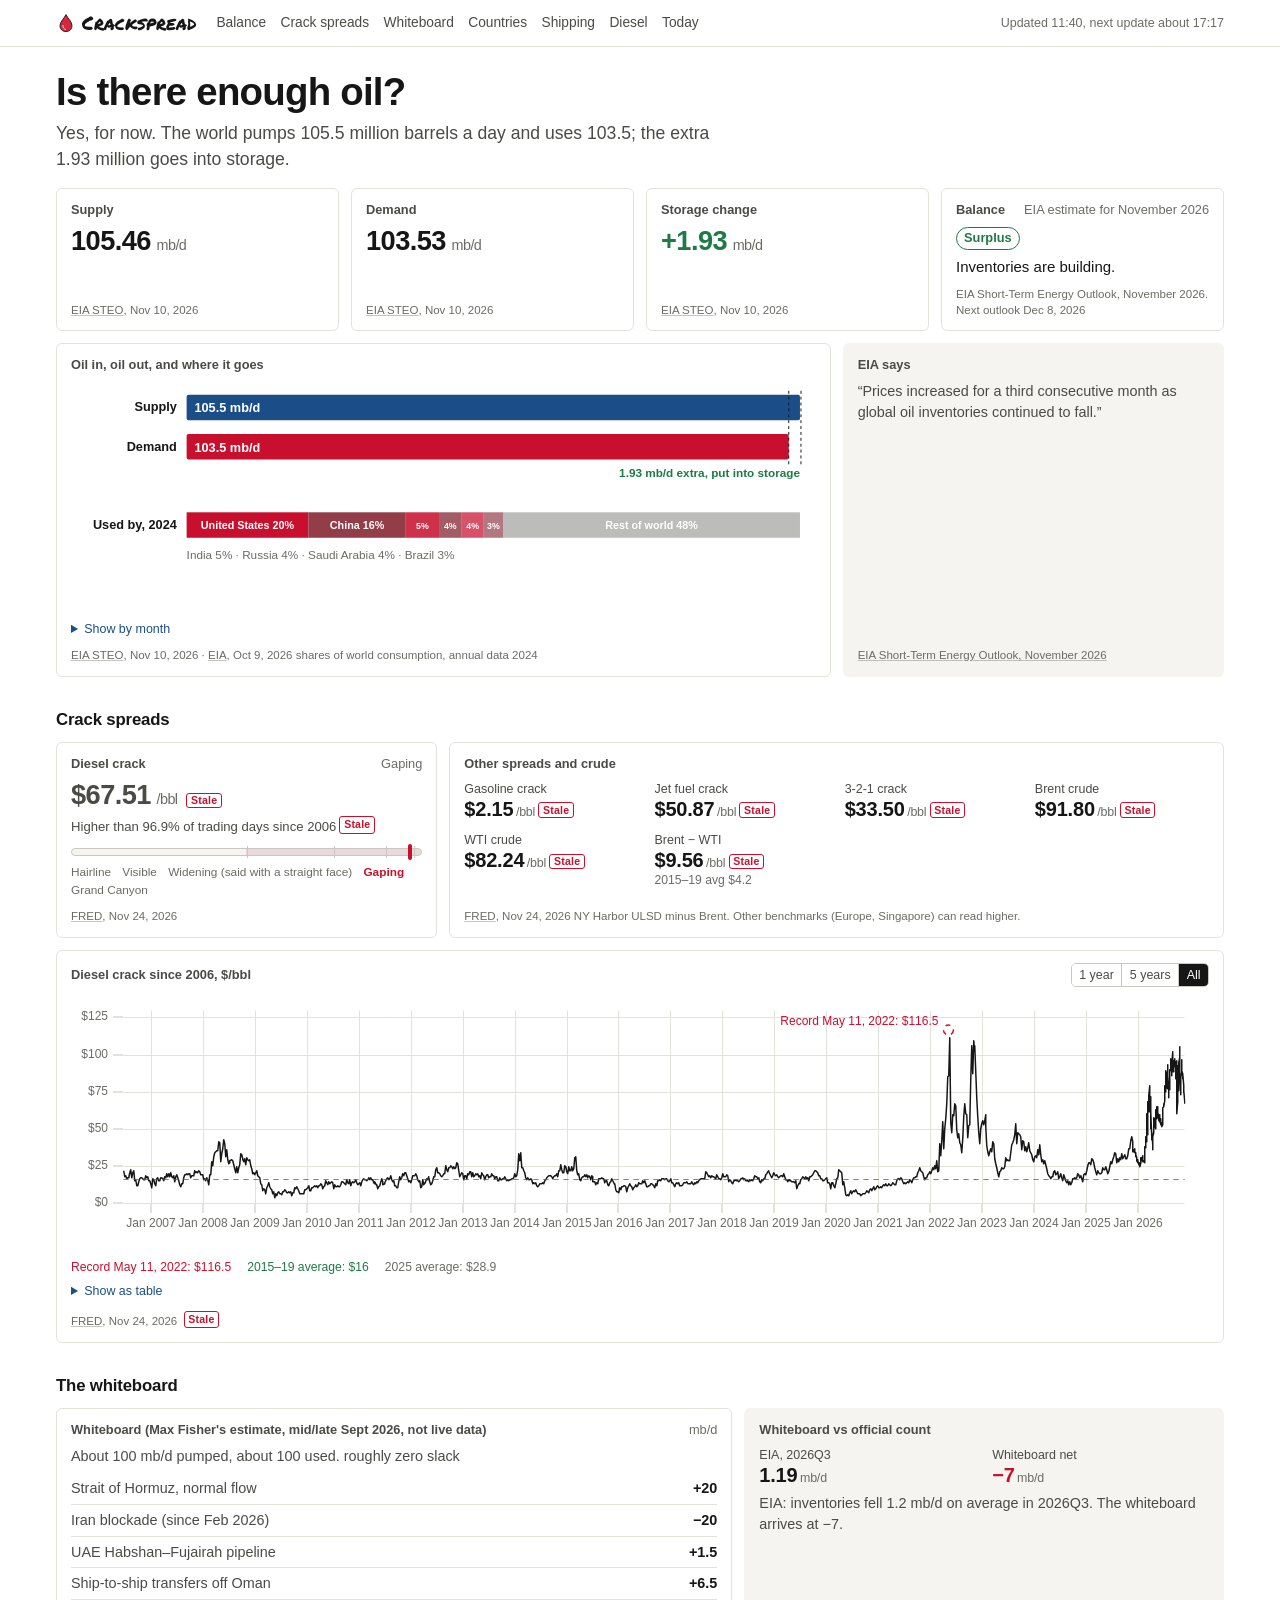
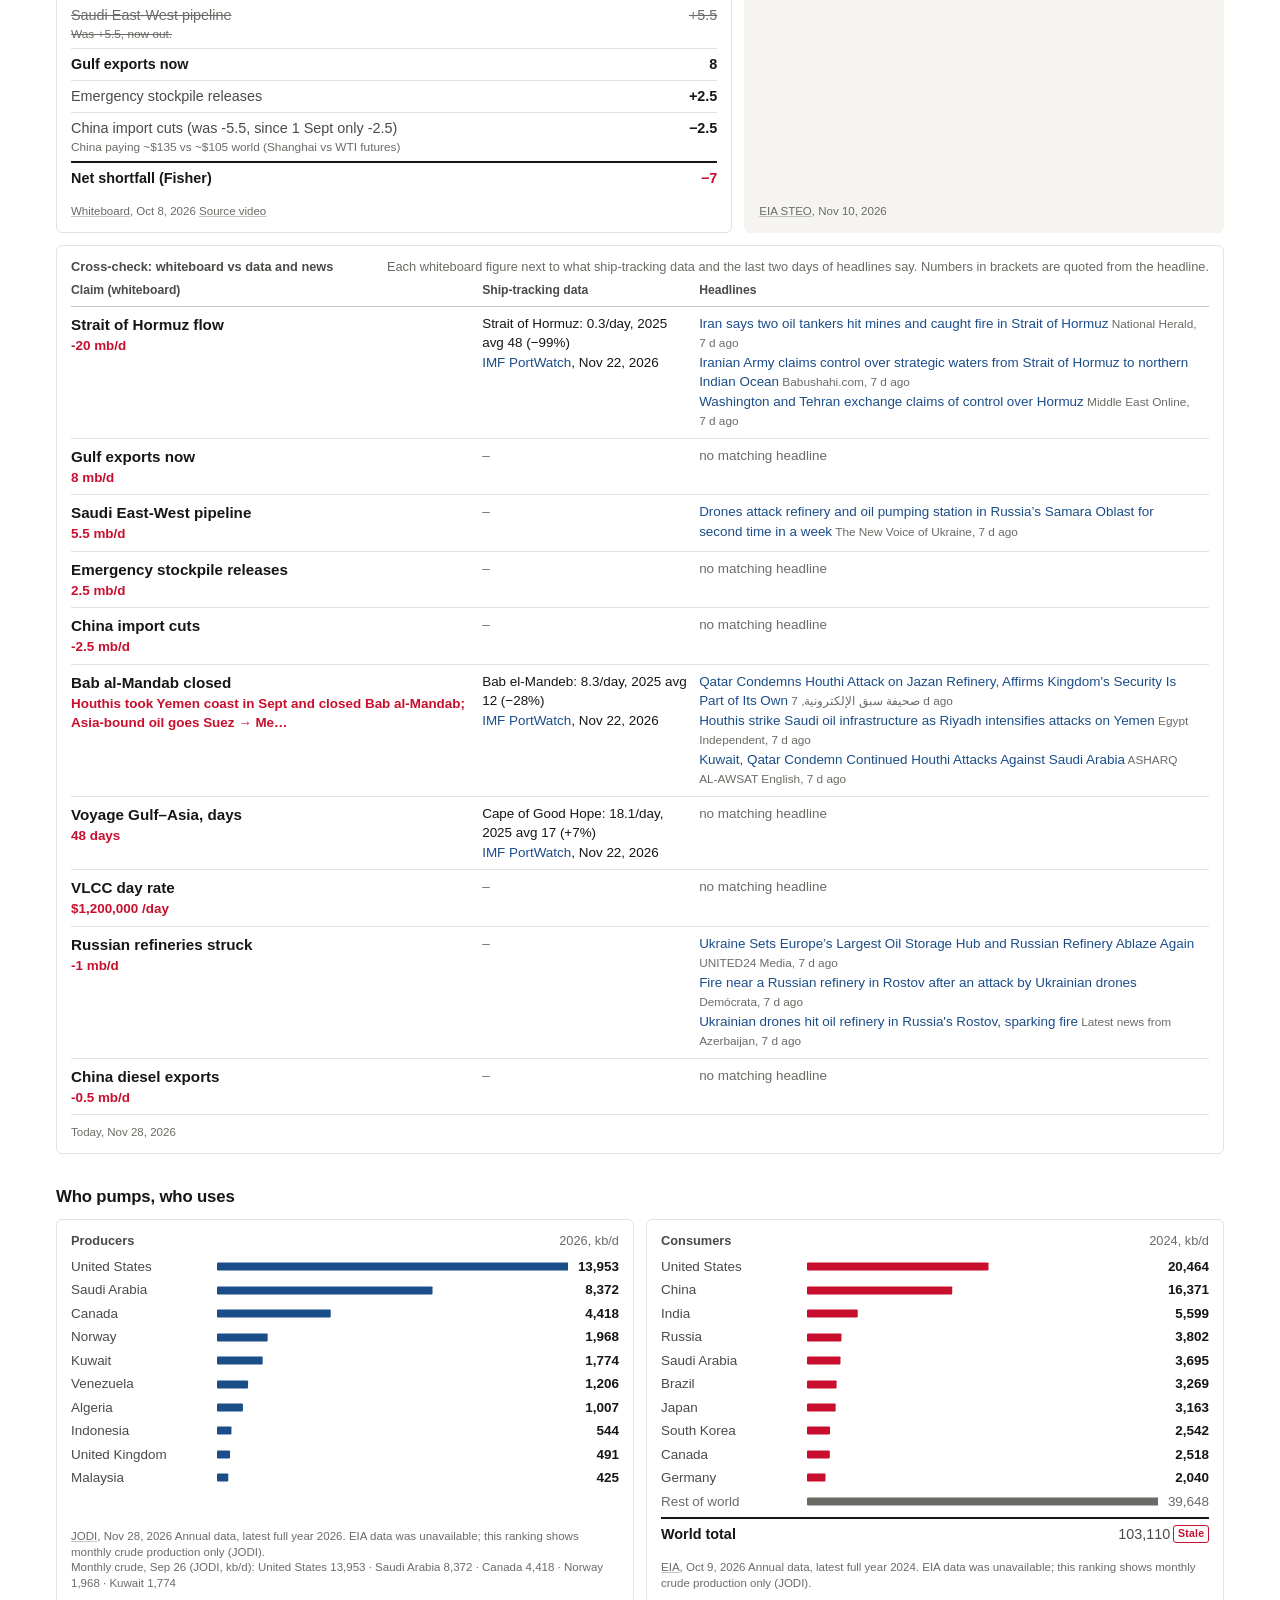
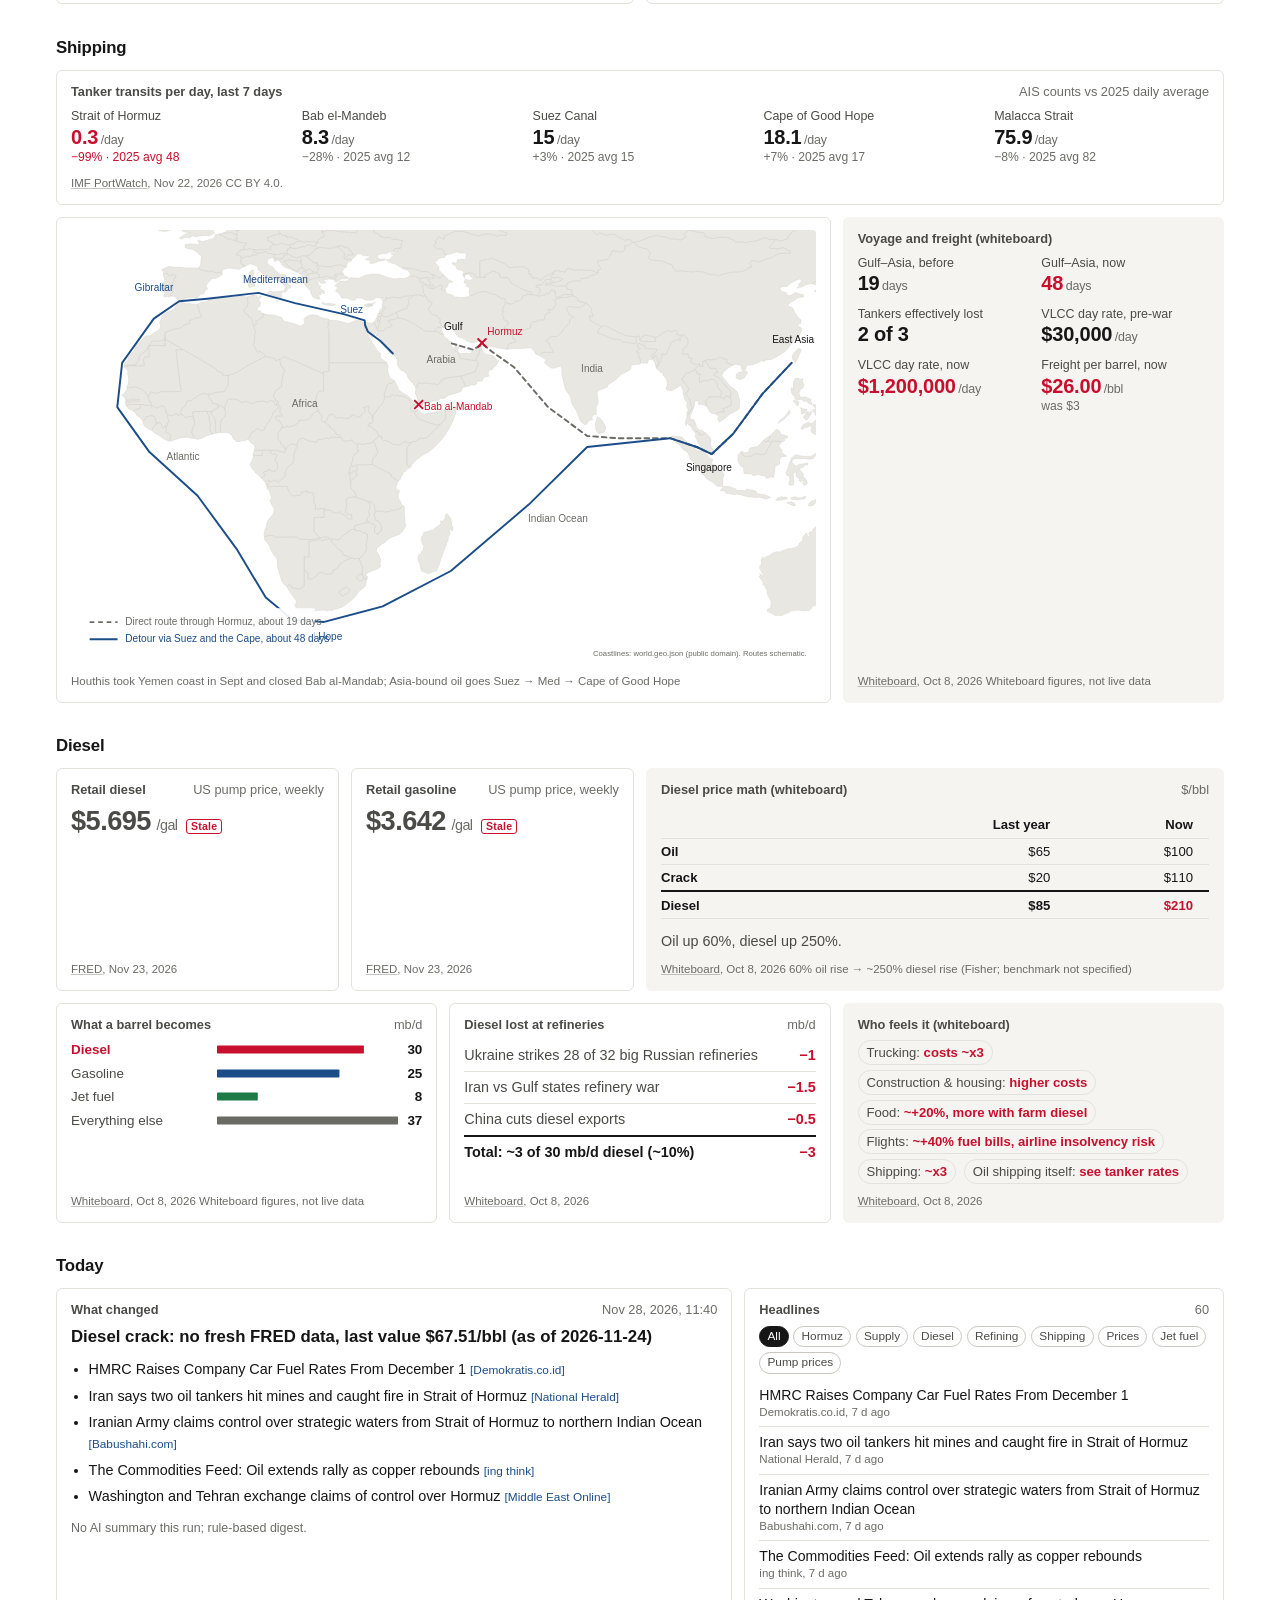
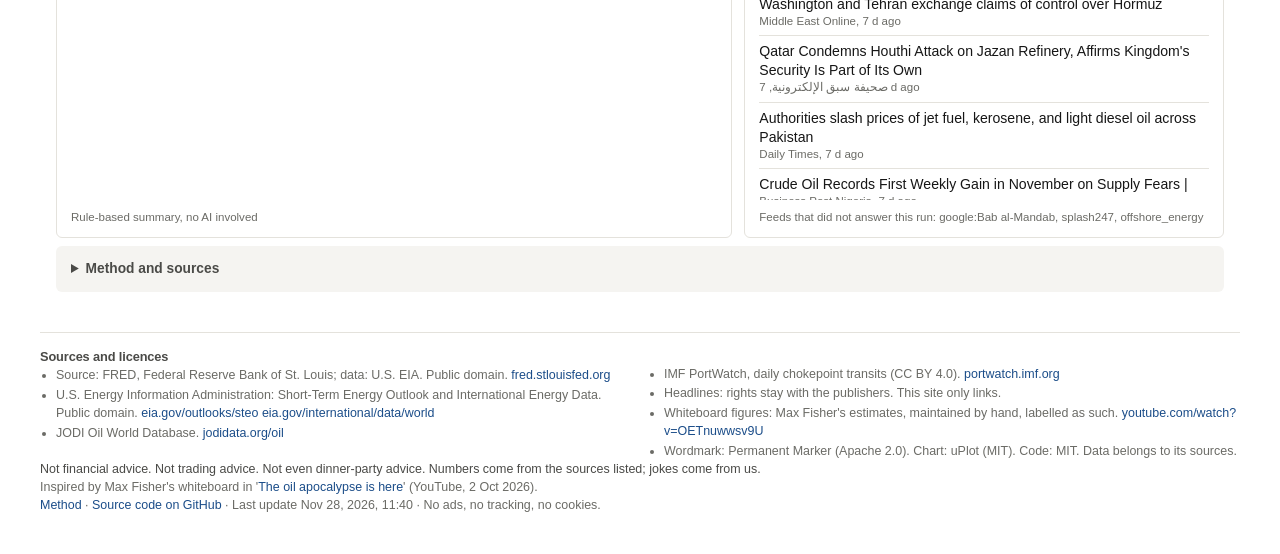
<file: site/index.html>
<!doctype html>
<html lang="en">
<head>
  <meta charset="utf-8">
  <meta name="viewport" content="width=device-width, initial-scale=1">
  <title>Crackspread</title>
  <meta name="description" content="Is there enough oil? World supply and demand, refinery margins, tanker traffic and what they do to diesel, food and flights. Public data, updated three times a day.">
  <meta name="theme-color" content="#ffffff">
  <meta name="robots" content="index, follow">
  <link rel="canonical" href="https://fixoa.github.io/crackspread/">
  <meta property="og:type" content="website">
  <meta property="og:site_name" content="Crackspread">
  <meta property="og:title" content="Crackspread">
  <meta property="og:description" content="Is there enough oil? World supply and demand, refinery margins, tanker traffic and what they do to diesel, food and flights. Public data, updated three times a day.">
  <meta property="og:url" content="https://fixoa.github.io/crackspread/">
  <meta property="og:image" content="https://fixoa.github.io/crackspread/img/og.png">
  <meta property="og:image:width" content="1200">
  <meta property="og:image:height" content="630">
  <meta name="twitter:card" content="summary_large_image">
  <meta name="twitter:title" content="Crackspread">
  <meta name="twitter:description" content="Is there enough oil? World supply and demand, refinery margins, tanker traffic and what they do to diesel, food and flights. Public data, updated three times a day.">
  <meta name="twitter:image" content="https://fixoa.github.io/crackspread/img/og.png">
  <link rel="icon" href="./favicon.svg" type="image/svg+xml">
  <link rel="stylesheet" href="./js/vendor/uPlot.min.css">
  <link rel="stylesheet" href="./css/style.css">
  <script src="./js/vendor/uPlot.iife.min.js" defer></script>
  <script type="module" src="./js/app.js"></script>
</head>
<body>
  <a class="skip" href="#main" id="skip-link"></a>

  <header class="masthead">
    <div class="wrap bar">
      <a class="brand" href="./"><img src="./favicon.svg" alt="" width="20" height="20"><span id="brand-name"></span></a>
      <nav id="toc" class="toc" aria-label="Sections"></nav>
      <p class="updated" id="masthead-updated"></p>
      <nav id="lang-nav" class="lang" hidden></nav>
    </div>
  </header>

  <main id="main" class="wrap">
    <section id="hero" class="section hero" aria-labelledby="hero-title">
      <h1 id="hero-title"></h1>
      <p class="lede" id="hero-lede"></p>
      <div class="grid" id="hero-body"></div>
    </section>

    <section id="crack" class="section" aria-labelledby="crack-title">
      <h2 id="crack-title"></h2>
      <div class="grid" id="crack-body"></div>
    </section>

    <section id="whiteboard" class="section" aria-labelledby="whiteboard-title">
      <h2 id="whiteboard-title"></h2>
      <div class="grid" id="whiteboard-body"></div>
    </section>

    <section id="countries" class="section" aria-labelledby="countries-title">
      <h2 id="countries-title"></h2>
      <div class="grid" id="countries-body"></div>
    </section>

    <section id="shipping" class="section" aria-labelledby="shipping-title">
      <h2 id="shipping-title"></h2>
      <div class="grid" id="shipping-body"></div>
    </section>

    <section id="groceries" class="section" aria-labelledby="groceries-title">
      <h2 id="groceries-title"></h2>
      <div class="grid" id="groceries-body"></div>
    </section>

    <section id="news" class="section" aria-labelledby="news-title">
      <h2 id="news-title"></h2>
      <div class="grid" id="news-body"></div>
    </section>

    <section id="methodology" class="section" aria-labelledby="methodology-title">
      <h2 id="methodology-title" class="sr-only"></h2>
      <div class="grid" id="methodology-body"></div>
    </section>

    <section id="donate" class="section" aria-labelledby="donate-title" hidden>
      <h2 id="donate-title" class="sr-only"></h2>
      <div class="grid" id="donate-body"></div>
    </section>
  </main>

  <footer id="footer" class="wrap">
    <div id="footer-body"></div>
  </footer>
</body>
</html>
</file>
<file: site/css/style.css>
/* Crackspread. A dense tile grid, one typeface, white page, hairline borders. The wordmark keeps the marker.
 * Every figure is a stat: value, label, and a one-line source underneath. */

@font-face {
  font-family: 'Permanent Marker';
  font-style: normal;
  font-weight: 400;
  font-display: swap;
  src: url('../fonts/PermanentMarker-latin.woff2') format('woff2');
  unicode-range: U+0000-00FF, U+0131, U+0152-0153, U+02BB-02BC, U+02C6, U+02DA, U+02DC, U+0304, U+0308, U+0329, U+2000-206F, U+20AC, U+2122, U+2191, U+2193, U+2212, U+2215, U+FEFF, U+FFFD;
}

:root {
  --paper: #FFFFFF;
  --paper-2: #F5F4F1;
  --ink: #161616;
  --ink-soft: #4A4A47;
  --muted: #6B6B66;
  --rule: #E4E2DC;
  --rule-strong: #C9C7C0;
  --red: #C8102E;
  --blue: #1B4D89;
  --green: #1E7A46;
  --marker: 'Permanent Marker', cursive;
  --sans: -apple-system, BlinkMacSystemFont, 'Inter', 'Segoe UI', Roboto, 'Helvetica Neue', Arial, 'Noto Sans', sans-serif;
  --mono: ui-monospace, 'SF Mono', Menlo, Consolas, monospace;
  --gutter: 16px;
  --gap: 12px;
  --wide: 1200px;
  --radius: 6px;
}

* { box-sizing: border-box; }
[hidden] { display: none !important; }
html { -webkit-text-size-adjust: 100%; scroll-padding-top: 56px; }
body { margin: 0; color: var(--ink); background: var(--paper); font-family: var(--sans); font-size: 15px; line-height: 1.45; overflow-x: hidden; }
img, svg { max-width: 100%; height: auto; }
a { color: var(--blue); text-decoration: none; }
a:hover { text-decoration: underline; }
:focus-visible { outline: 2px solid var(--blue); outline-offset: 2px; border-radius: 2px; }
button { font: inherit; color: inherit; }
h1, h2, h3, p, ul, ol, table, figure { margin: 0; }
.sr-only { position: absolute !important; width: 1px; height: 1px; padding: 0; margin: -1px; overflow: hidden; clip: rect(0 0 0 0); white-space: nowrap; border: 0; }
.skip { position: absolute; left: var(--gutter); top: -60px; background: var(--ink); color: var(--paper); padding: 8px 12px; z-index: 10; }
.skip:focus { top: 8px; }
.wrap { max-width: var(--wide); margin: 0 auto; padding: 0 var(--gutter); }
.num, data { font-variant-numeric: tabular-nums; font-feature-settings: 'tnum' 1; }

/* ---------- masthead */
.masthead { position: sticky; top: 0; z-index: 5; background: rgba(255, 255, 255, 0.96); backdrop-filter: blur(6px); border-bottom: 1px solid var(--rule); }
.bar { display: flex; flex-wrap: wrap; align-items: center; gap: 0.25rem 1.25rem; min-height: 46px; padding-top: 6px; padding-bottom: 6px; }
.brand { display: inline-flex; align-items: center; gap: 0.4rem; font-family: var(--marker); font-size: 1.2rem; color: var(--ink); }
.brand:hover { text-decoration: none; }
.toc { display: flex; flex-wrap: wrap; gap: 0.1rem 0.9rem; font-size: 0.86rem; }
.toc a { color: var(--ink-soft); }
.toc a:hover { color: var(--ink); }
.updated { margin-left: auto; font-size: 0.78rem; color: var(--muted); white-space: nowrap; }
.lang { font-size: 0.8rem; }
@media (max-width: 760px) { .updated { margin-left: 0; width: 100%; order: 3; } }

/* ---------- type */
h1 { font-size: clamp(1.7rem, 4vw, 2.4rem); font-weight: 700; letter-spacing: -0.02em; line-height: 1.1; }
h2 { font-size: 1.05rem; font-weight: 700; letter-spacing: -0.01em; line-height: 1.2; margin: 0 0 var(--gap); padding-top: 1.6rem; }
.hero .lede { font-size: 1.1rem; color: var(--ink-soft); margin: 0.5rem 0 1rem; max-width: 70ch; }
.small { font-size: 0.78rem; color: var(--muted); }
.note { font-size: 0.9rem; color: var(--ink-soft); }

/* ---------- sections + grid */
.section { padding-bottom: 0.5rem; }
.hero { padding-top: 1.5rem; }
.grid { display: grid; gap: var(--gap); grid-template-columns: repeat(12, minmax(0, 1fr)); }
.tile { grid-column: span 12; border: 1px solid var(--rule); border-radius: var(--radius); background: var(--paper); padding: 12px 14px; display: flex; flex-direction: column; gap: 6px; min-width: 0; }
.tile.flat { background: var(--paper-2); border-color: transparent; }
.tile-h { display: flex; align-items: baseline; justify-content: space-between; gap: 0.5rem 1rem; font-size: 0.8rem; font-weight: 600; color: var(--ink-soft); text-transform: none; }
.tile-h .right { font-weight: 400; color: var(--muted); }
.tile .foot { margin-top: auto; padding-top: 4px; font-size: 0.72rem; color: var(--muted); line-height: 1.35; }
.tile .foot a { color: var(--muted); text-decoration: underline; text-decoration-color: rgba(107, 107, 102, 0.4); }
@media (min-width: 640px) {
  .s3 { grid-column: span 6; } .s4 { grid-column: span 6; } .s5 { grid-column: span 6; } .s6 { grid-column: span 6; }
  .s7 { grid-column: span 12; } .s8 { grid-column: span 12; } .s9 { grid-column: span 12; }
}
@media (min-width: 960px) {
  .s3 { grid-column: span 3; } .s4 { grid-column: span 4; } .s5 { grid-column: span 5; } .s6 { grid-column: span 6; }
  .s7 { grid-column: span 7; } .s8 { grid-column: span 8; } .s9 { grid-column: span 9; }
}

/* ---------- stats */
.stat .value { font-size: 1.7rem; font-weight: 700; letter-spacing: -0.02em; line-height: 1.1; display: flex; align-items: baseline; flex-wrap: wrap; gap: 0.35rem; }
.stat .value .unit { font-size: 0.9rem; font-weight: 500; color: var(--muted); }
.stat .delta { font-size: 0.82rem; font-weight: 600; }
.stat.red .value, .delta.red { color: var(--red); }
.stat.green .value, .delta.green { color: var(--green); }
.stat.is-stale .value { color: var(--ink-soft); }
.stat .sub { font-size: 0.82rem; color: var(--ink-soft); }
.status { display: inline-block; font-weight: 600; font-size: 0.8rem; padding: 0.1em 0.55em; border-radius: 999px; border: 1px solid currentColor; }
.status.deficit { color: var(--red); }
.status.surplus { color: var(--green); }
.status.balanced { color: var(--blue); }
.badge { display: inline-block; font-size: 0.66rem; font-weight: 600; letter-spacing: 0.02em; color: var(--red); border: 1px solid currentColor; border-radius: 3px; padding: 0.05em 0.35em; margin-left: 0.3em; vertical-align: 0.2em; }
.proposal { display: block; font-size: 0.74rem; color: var(--blue); }
.minis { display: grid; gap: 10px 16px; grid-template-columns: repeat(auto-fit, minmax(140px, 1fr)); }
.mini .k { font-size: 0.78rem; color: var(--ink-soft); }
.mini .v { font-size: 1.25rem; font-weight: 700; letter-spacing: -0.01em; line-height: 1.15; }
.mini .v .unit { font-size: 0.78rem; font-weight: 500; color: var(--muted); margin-left: 0.2em; }
.mini .d { font-size: 0.76rem; color: var(--muted); }
.mini.red .v, .mini .d.red { color: var(--red); }

/* ---------- rows (ledger-style lists inside tiles) */
.rows { list-style: none; padding: 0; margin: 0; }
.row { display: grid; grid-template-columns: 1fr auto; gap: 0 1rem; padding: 5px 0; border-top: 1px solid var(--rule); align-items: baseline; font-size: 0.9rem; }
.row:first-child { border-top: 0; }
.row .label { color: var(--ink-soft); min-width: 0; }
.row .label .sub { display: block; font-size: 0.74rem; color: var(--muted); }
.row .value { text-align: right; font-weight: 600; white-space: nowrap; }
.row.red .value { color: var(--red); }
.row.green .value { color: var(--green); }
.row.muted .label, .row.muted .value { color: var(--muted); font-weight: 400; }
.row.total { border-top: 2px solid var(--ink); }
.row.total .label { color: var(--ink); font-weight: 600; }
.row.subtotal .label, .row.subtotal .value { font-weight: 600; color: var(--ink); }
.row.struck .label, .row.struck .value data { text-decoration: line-through; color: var(--muted); font-weight: 400; }
.row.is-stale .value { color: var(--ink-soft); font-weight: 500; }

/* ---------- scale */
.scale-bar { position: relative; height: 8px; border-radius: 4px; background: linear-gradient(90deg, var(--paper-2) 0 50%, #EAD9DC 50% 100%); border: 1px solid var(--rule-strong); margin: 6px 0 2px; }
.scale-bar .cut { position: absolute; top: -3px; width: 1px; height: 12px; background: var(--rule-strong); }
.scale-bar .mark { position: absolute; top: -5px; width: 4px; height: 16px; margin-left: -2px; background: var(--red); border-radius: 2px; }
.scale-levels { display: flex; flex-wrap: wrap; gap: 0.1rem 0.7rem; list-style: none; padding: 0; margin: 0; font-size: 0.74rem; color: var(--muted); }
.scale-levels li.current { color: var(--red); font-weight: 600; }

/* ---------- charts */
.uplot-host { width: 100%; min-height: 220px; }
.uplot, .u-legend { font-family: var(--sans) !important; }
.u-legend { font-size: 0.76rem; }
.legend { font-size: 0.76rem; color: var(--muted); display: flex; flex-wrap: wrap; gap: 0.2rem 1rem; }
.legend .red { color: var(--red); }
.legend .green { color: var(--green); }
.seg { display: inline-flex; border: 1px solid var(--rule-strong); border-radius: 5px; overflow: hidden; }
.seg button { border: 0; background: var(--paper); padding: 0.15em 0.6em; font-size: 0.78rem; cursor: pointer; color: var(--ink-soft); }
.seg button + button { border-left: 1px solid var(--rule-strong); }
.seg button[aria-pressed="true"] { background: var(--ink); color: var(--paper); }
details.showdata summary { cursor: pointer; font-size: 0.78rem; color: var(--blue); }
.data-table { border-collapse: collapse; margin: 0.4rem 0; font-size: 0.82rem; }
.data-table th, .data-table td { text-align: left; padding: 0.2rem 1rem 0.2rem 0; border-bottom: 1px solid var(--rule); }
.data-table td.num, .data-table th.num { text-align: right; }
.data-table tr.total td, .data-table tr.total th { font-weight: 600; border-top: 2px solid var(--ink); }
.data-table td.red { color: var(--red); }
.months svg { width: 100%; height: auto; display: block; }

/* ---------- bars */
.bars { list-style: none; margin: 0; padding: 0; display: grid; gap: 4px; }
.bars li { display: grid; grid-template-columns: minmax(6rem, 8.5rem) 1fr auto; align-items: center; gap: 0.6rem; font-size: 0.84rem; }
.bars .c-name { color: var(--ink-soft); overflow: hidden; text-overflow: ellipsis; white-space: nowrap; }
.bars .hbar { width: 100%; height: 11px; display: block; }
.bars data { font-weight: 600; white-space: nowrap; }
.bars li.rest .c-name, .bars li.rest data { color: var(--muted); font-weight: 400; }
.bars li.diesel .c-name { color: var(--red); font-weight: 600; }

/* ---------- map */
.map img { width: 100%; height: auto; display: block; border-radius: 4px; }

/* ---------- news */
.summary h3 { font-size: 1.05rem; font-weight: 700; line-height: 1.3; }
.summary.is-stale h3 { color: var(--ink-soft); }
.changes { padding-left: 1.1rem; font-size: 0.9rem; }
.changes li { margin: 0.35rem 0; }
.cite { font-size: 0.74rem; white-space: nowrap; }
.cite::before { content: '['; }
.cite::after { content: ']'; }
.quips { font-size: 0.86rem; color: var(--ink-soft); font-style: italic; }
.fallback { font-size: 0.78rem; color: var(--muted); }
.headlines { list-style: none; padding: 0; margin: 0; max-height: 420px; overflow: auto; }
.headline { padding: 6px 0; border-top: 1px solid var(--rule); font-size: 0.88rem; line-height: 1.35; }
.headline:first-child { border-top: 0; }
.headline .title { color: var(--ink); }
.headline .title:hover { color: var(--blue); }
.headline .meta { display: block; font-size: 0.72rem; color: var(--muted); }
.chips { display: flex; flex-wrap: wrap; gap: 0.3rem; }
.chip { font-size: 0.74rem; cursor: pointer; border: 1px solid var(--rule-strong); border-radius: 999px; background: var(--paper); color: var(--ink-soft); padding: 0.1em 0.6em; }
.chip[aria-pressed="true"] { background: var(--ink); color: var(--paper); border-color: var(--ink); }
.chip:hover { border-color: var(--ink); }
.pills { display: flex; flex-wrap: wrap; gap: 0.3rem 0.5rem; font-size: 0.82rem; }
.pill { border: 1px solid var(--rule); border-radius: 999px; padding: 0.15em 0.6em; color: var(--ink-soft); }
.pill b { color: var(--red); font-weight: 600; }

/* ---------- method, donate, footer */
details.method summary { cursor: pointer; font-size: 0.86rem; font-weight: 600; color: var(--ink-soft); }
.meth { font-size: 0.86rem; color: var(--ink-soft); display: grid; gap: 0.5rem; margin-top: 0.5rem; }
.formulas { list-style: none; padding: 0; margin: 0; font-family: var(--mono); font-size: 0.76rem; display: grid; gap: 2px; }
.btn { display: inline-block; font-weight: 600; color: var(--paper); background: var(--ink); padding: 0.45em 1em; border-radius: 5px; }
.btn:hover { background: var(--blue); text-decoration: none; }
footer#footer { margin-top: 2rem; padding: 1rem 0 2.5rem; border-top: 1px solid var(--rule); font-size: 0.78rem; color: var(--muted); display: grid; gap: 0.4rem; }
.support { display: flex; flex-wrap: wrap; align-items: center; gap: 0.6rem 1rem; padding: 10px 0 4px; }
.support .btn { font-size: 0.9rem; }
.support .fine { color: var(--muted); }
footer#footer h2 { font-size: 0.8rem; padding-top: 0; margin: 0; color: var(--ink-soft); }
.sources { padding-left: 1rem; margin: 0; columns: 2; column-gap: 2rem; }
.sources li { break-inside: avoid; margin: 0.1rem 0; }
@media (max-width: 760px) { .sources { columns: 1; } }
.disclaimer { color: var(--ink-soft); }
.unavailable { color: var(--muted); font-size: 0.86rem; }

/* ---------- motion, print */
@media (prefers-reduced-motion: reduce) { *, *::before, *::after { animation: none !important; transition: none !important; } }
@media print { .chips, .skip, .btn, .lang, #donate, .toc { display: none !important; } .masthead { position: static; } .tile { break-inside: avoid; } }

/* ---------- cross-check table */
.xc { width: 100%; border-collapse: collapse; font-size: 0.84rem; }
.xc th { text-align: left; font-weight: 600; color: var(--ink-soft); font-size: 0.76rem; padding: 0 0.75rem 6px 0; border-bottom: 1px solid var(--rule-strong); }
.xc td { vertical-align: top; padding: 7px 0.75rem 7px 0; border-bottom: 1px solid var(--rule); }
.xc td.claim b { display: block; font-size: 0.95rem; }
.xc td.claim .wbv { color: var(--red); font-weight: 600; }
.xc .m { display: block; }
.xc .m .n { color: var(--ink-soft); }
.xc .m .s { color: var(--muted); font-size: 0.74rem; }
.xc td.none { color: var(--muted); }
@media (max-width: 760px) { .xc thead { display: none; } .xc tr { display: grid; gap: 2px; padding: 8px 0; border-bottom: 1px solid var(--rule); } .xc td { border: 0; padding: 0; } }
</file>
<file: site/js/vendor/uPlot.min.css>
.uplot, .uplot *, .uplot *::before, .uplot *::after {box-sizing: border-box;}.uplot {font-family: system-ui, -apple-system, "Segoe UI", Roboto, "Helvetica Neue", Arial, "Noto Sans", sans-serif, "Apple Color Emoji", "Segoe UI Emoji", "Segoe UI Symbol", "Noto Color Emoji";line-height: 1.5;width: min-content;}.u-title {text-align: center;font-size: 18px;font-weight: bold;}.u-wrap {position: relative;user-select: none;}.u-over, .u-under {position: absolute;}.u-under {overflow: hidden;}.uplot canvas {display: block;position: relative;width: 100%;height: 100%;}.u-axis {position: absolute;}.u-legend {font-size: 14px;margin: auto;text-align: center;}.u-inline {display: block;}.u-inline * {display: inline-block;}.u-inline tr {margin-right: 16px;}.u-legend th {font-weight: 600;}.u-legend th > * {vertical-align: middle;display: inline-block;}.u-legend .u-marker {width: 1em;height: 1em;margin-right: 4px;background-clip: padding-box !important;}.u-inline.u-live th::after {content: ":";vertical-align: middle;}.u-inline:not(.u-live) .u-value {display: none;}.u-series > * {padding: 4px;}.u-series th {cursor: pointer;}.u-legend .u-off > * {opacity: 0.3;}.u-select {background: rgba(0,0,0,0.07);position: absolute;pointer-events: none;}.u-cursor-x, .u-cursor-y {position: absolute;left: 0;top: 0;pointer-events: none;will-change: transform;}.u-hz .u-cursor-x, .u-vt .u-cursor-y {height: 100%;border-right: 1px dashed #607D8B;}.u-hz .u-cursor-y, .u-vt .u-cursor-x {width: 100%;border-bottom: 1px dashed #607D8B;}.u-cursor-pt {position: absolute;top: 0;left: 0;border-radius: 50%;border: 0 solid;pointer-events: none;will-change: transform;/*this has to be !important since we set inline "background" shorthand */background-clip: padding-box !important;}.u-axis.u-off, .u-select.u-off, .u-cursor-x.u-off, .u-cursor-y.u-off, .u-cursor-pt.u-off {display: none;}
</file>
